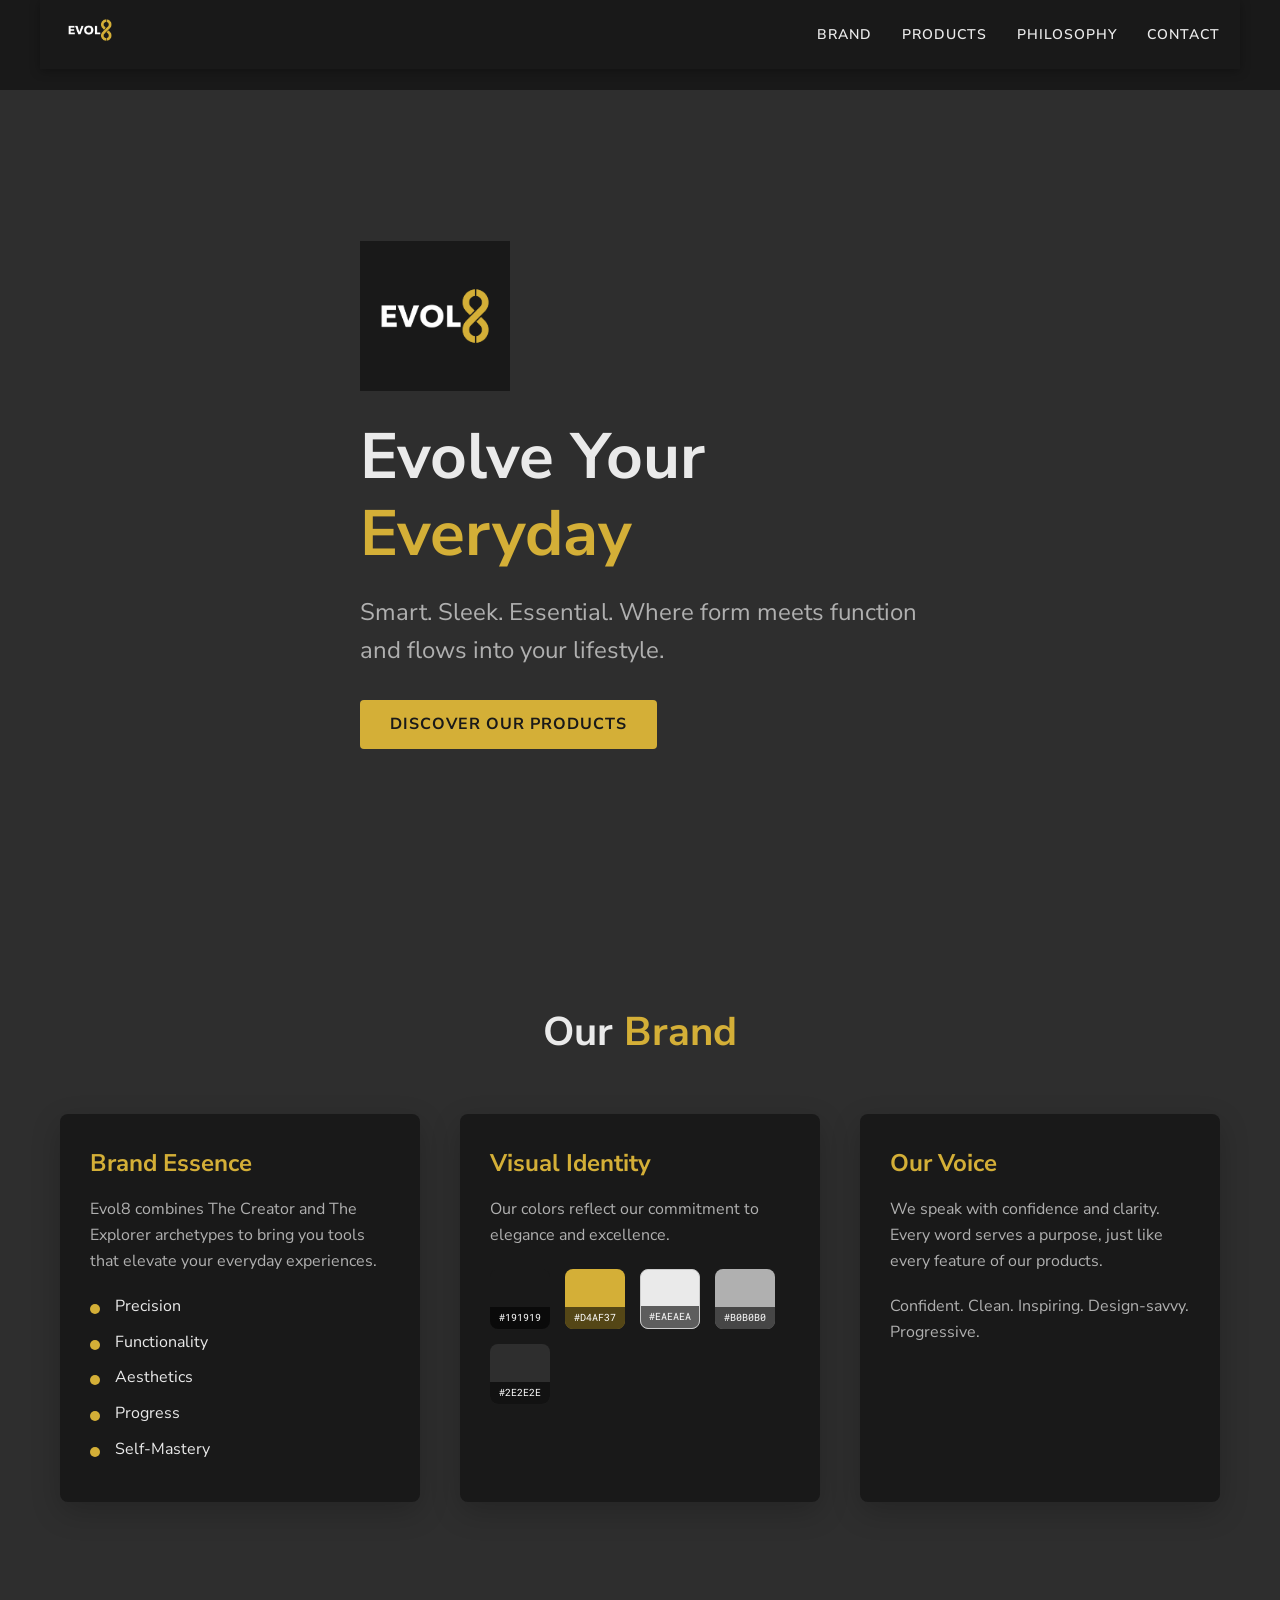
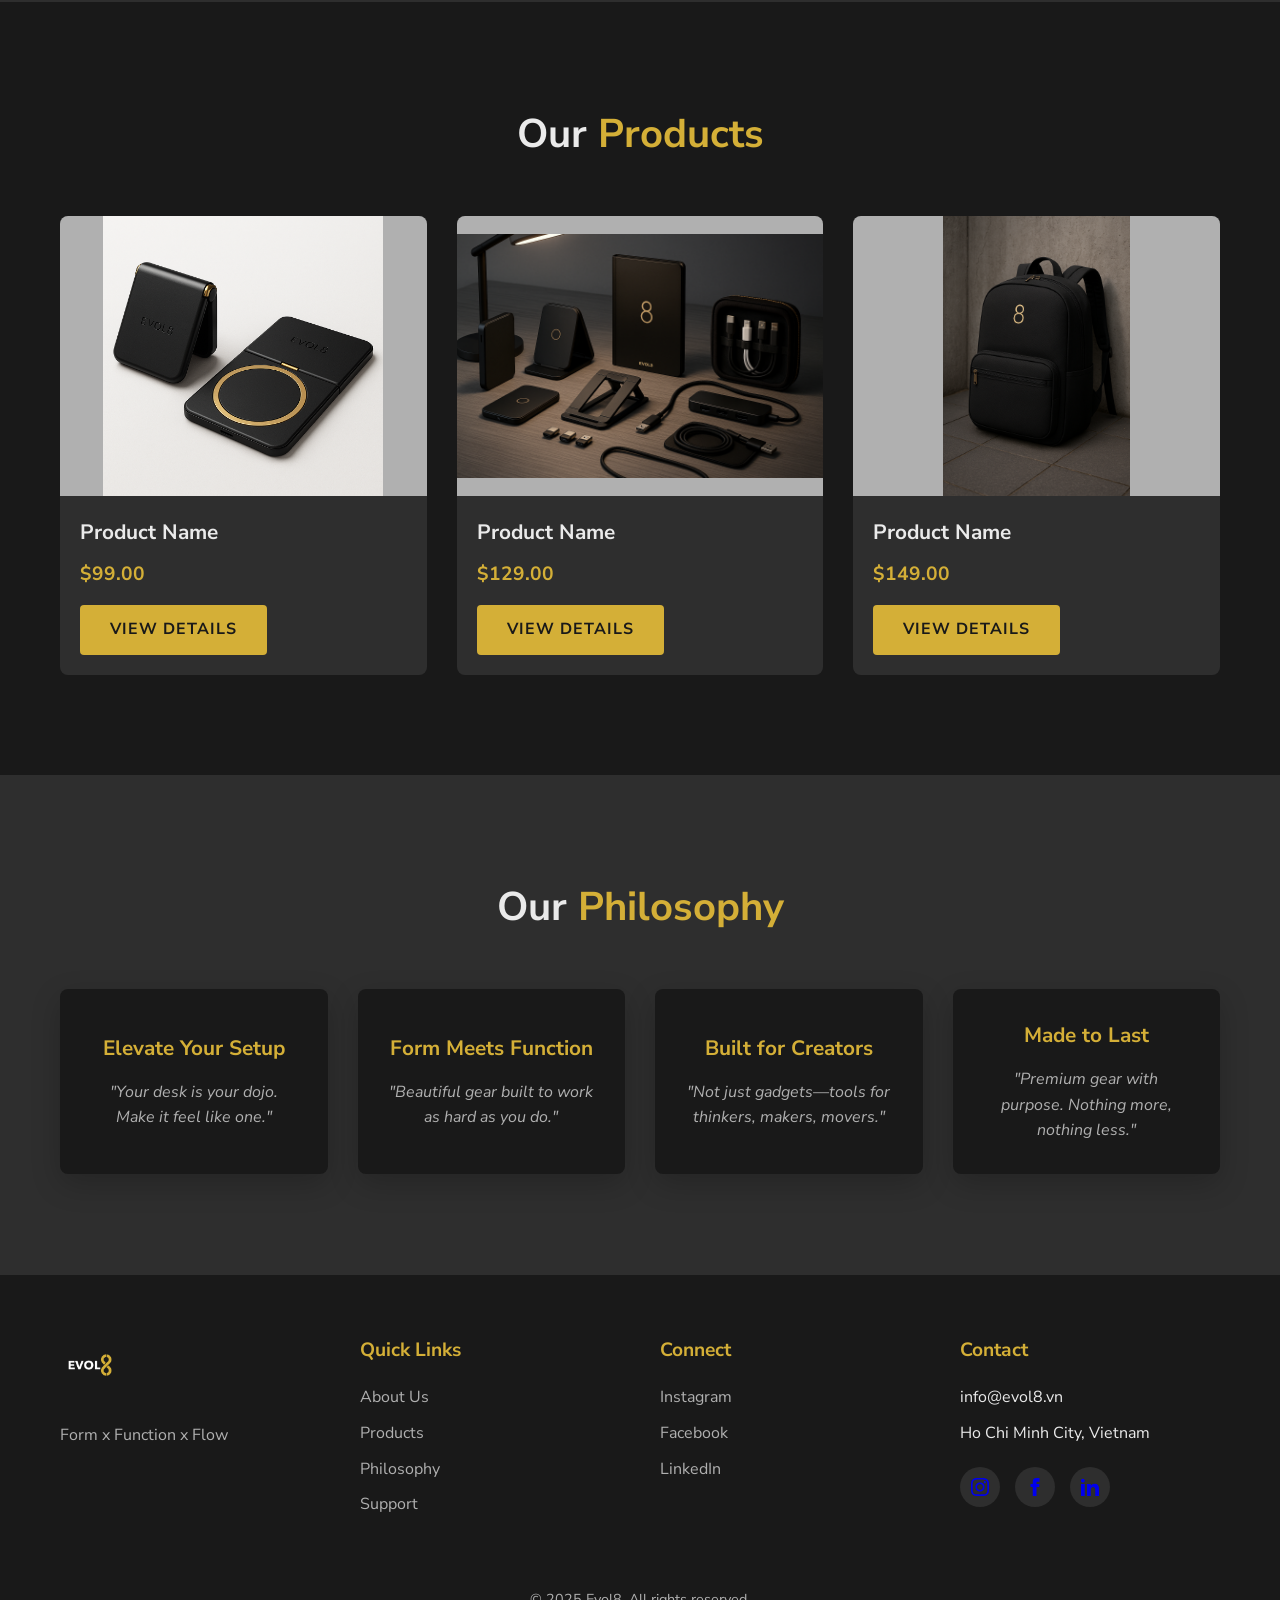
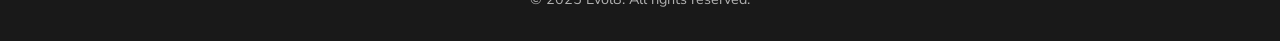
<file: index.html>
<!DOCTYPE html>
<html lang="en">
<head>
    <link rel="icon" href="favicon.png" type="image/png" />
    <meta charset="UTF-8">
    <meta name="viewport" content="width=device-width, initial-scale=1.0">
    <title>Evol8 | Evolve Your Everyday</title>
    <link href="https://fonts.googleapis.com/css2?family=Nunito+Sans:wght@400;600;700&family=Roboto+Mono&display=swap" rel="stylesheet">
    <link rel="stylesheet" href="styles.css">

</head>
<body>
    <header class="container">
        <a href="/">
            <img src="assets/logo.png" alt="Evol8 Logo" class="logo">
        </a>
        <nav>
            <ul>
                <li><a href="#brand">Brand</a></li>
                <li><a href="#products">Products</a></li>
                <li><a href="#pillars">Philosophy</a></li>
                <li><a href="#contact">Contact</a></li>
            </ul>
        </nav>
    </header>
    
    <section class="hero">
        <div class="container hero-content">
            <img src="assets/logo.png" alt="Evol8 Logo" class="hero-logo" />
            <h1>Evolve Your <span class="gold-text">Everyday</span></h1>
            <p class="hero-tagline">Smart. Sleek. Essential. Where form meets function and flows into your lifestyle.</p>
            <a href="#products" class="btn">Discover Our Products</a>
        </div>
    </section>
    
    <section id="brand" class="section brand-section">
        <div class="container">
            <h2 class="section-title">Our <span class="gold-text">Brand</span></h2>
            <div class="brand-grid">
                <div class="brand-card">
                    <h3>Brand Essence</h3>
                    <p>Evol8 combines The Creator and The Explorer archetypes to bring you tools that elevate your everyday experiences.</p>
                    <ul class="values-list">
                        <li>Precision</li>
                        <li>Functionality</li>
                        <li>Aesthetics</li>
                        <li>Progress</li>
                        <li>Self-Mastery</li>
                    </ul>
                </div>
                
                <div class="brand-card">
                    <h3>Visual Identity</h3>
                    <p>Our colors reflect our commitment to elegance and excellence.</p>
                    <div class="color-palette">
                        <div class="color-box color-charcoal" data-color="#191919"></div>
                        <div class="color-box color-gold" data-color="#D4AF37"></div>
                        <div class="color-box color-offwhite" data-color="#EAEAEA"></div>
                        <div class="color-box color-neutral" data-color="#B0B0B0"></div>
                        <div class="color-box color-slate" data-color="#2E2E2E"></div>
                    </div>
                </div>
                
                <div class="brand-card">
                    <h3>Our Voice</h3>
                    <p>We speak with confidence and clarity. Every word serves a purpose, just like every feature of our products.</p>
                    <p>Confident. Clean. Inspiring. Design-savvy. Progressive.</p>
                </div>
            </div>
        </div>
    </section>
    
    <section id="products" class="section products-section">
        <div class="container">
            <h2 class="section-title">Our <span class="gold-text">Products</span></h2>
            <div class="product-gallery">
                <div class="product-card">
                    <div class="product-img">
                        <img src="assets/Foldable_Charger_Mockup.png" alt="Evol8 Product">
                    </div>
                    <div class="product-info">
                        <h3>Product Name</h3>
                        <p class="product-price">$99.00</p>
                        <a href="#" class="btn">View Details</a>
                    </div>
                </div>
                
                <div class="product-card">
                    <div class="product-img">
                        <img src="assets/Product_Collection_Mockup.png" alt="Evol8 Product">
                    </div>
                    <div class="product-info">
                        <h3>Product Name</h3>
                        <p class="product-price">$129.00</p>
                        <a href="#" class="btn">View Details</a>
                    </div>
                </div>
                
                <div class="product-card">
                    <div class="product-img">
                        <img src="assets/Urban_Backpack_Mockup.png" alt="Evol8 Product">
                    </div>
                    <div class="product-info">
                        <h3>Product Name</h3>
                        <p class="product-price">$149.00</p>
                        <a href="#" class="btn">View Details</a>
                    </div>
                </div>
            </div>
        </div>
    </section>
    
    <section id="pillars" class="section pillars-section">
        <div class="container">
            <h2 class="section-title">Our <span class="gold-text">Philosophy</span></h2>
            <div class="pillars-grid">
                <div class="pillar-card">
                    <h3>Elevate Your Setup</h3>
                    <p>"Your desk is your dojo. Make it feel like one."</p>
                </div>
                
                <div class="pillar-card">
                    <h3>Form Meets Function</h3>
                    <p>"Beautiful gear built to work as hard as you do."</p>
                </div>
                
                <div class="pillar-card">
                    <h3>Built for Creators</h3>
                    <p>"Not just gadgets—tools for thinkers, makers, movers."</p>
                </div>
                
                <div class="pillar-card">
                    <h3>Made to Last</h3>
                    <p>"Premium gear with purpose. Nothing more, nothing less."</p>
                </div>
            </div>
        </div>
    </section>
    
    <footer id="contact" class="footer">
        <div class="container">
            <div class="footer-grid">
                <div class="footer-col">
                    <img src="assets/logo.png" alt="Evol8 Logo" class="logo">
                    <p style="margin-top: 20px; color: var(--neutral-gray);">Form x Function x Flow</p>
                </div>
                
                <div class="footer-col">
                    <h4>Quick Links</h4>
                    <ul class="footer-links">
                        <li><a href="#brand">About Us</a></li>
                        <li><a href="#products">Products</a></li>
                        <li><a href="#pillars">Philosophy</a></li>
                        <li><a href="#">Support</a></li>
                    </ul>
                </div>
                
                <div class="footer-col">
                    <h4>Connect</h4>
                    <ul class="footer-links">
                        <li><a href="https://instagram.com/evol8.vn">Instagram</a></li>
                        <li><a href="https://facebook.com/evol8vn">Facebook</a></li>
                        <li><a href="#">LinkedIn</a></li>
                    </ul>
                </div>
                
                <div class="footer-col">
                    <h4>Contact</h4>
                    <ul class="footer-links">
                        <li>info@evol8.vn</li>
                        <li>Ho Chi Minh City, Vietnam</li>
                    </ul>
                    <div class="social-links">
                        <a href="#" class="social-icon">
                            <svg width="18" height="18" viewBox="0 0 24 24" fill="currentColor">
                                <path d="M12 2.163c3.204 0 3.584.012 4.85.07 3.252.148 4.771 1.691 4.919 4.919.058 1.265.069 1.645.069 4.849 0 3.205-.012 3.584-.069 4.849-.149 3.225-1.664 4.771-4.919 4.919-1.266.058-1.644.07-4.85.07-3.204 0-3.584-.012-4.849-.07-3.26-.149-4.771-1.699-4.919-4.92-.058-1.265-.07-1.644-.07-4.849 0-3.204.013-3.583.07-4.849.149-3.227 1.664-4.771 4.919-4.919 1.266-.057 1.645-.069 4.849-.069zm0-2.163c-3.259 0-3.667.014-4.947.072-4.358.2-6.78 2.618-6.98 6.98-.059 1.281-.073 1.689-.073 4.948 0 3.259.014 3.668.072 4.948.2 4.358 2.618 6.78 6.98 6.98 1.281.058 1.689.072 4.948.072 3.259 0 3.668-.014 4.948-.072 4.354-.2 6.782-2.618 6.979-6.98.059-1.28.073-1.689.073-4.948 0-3.259-.014-3.667-.072-4.947-.196-4.354-2.617-6.78-6.979-6.98-1.281-.059-1.69-.073-4.949-.073zm0 5.838c-3.403 0-6.162 2.759-6.162 6.162s2.759 6.163 6.162 6.163 6.162-2.759 6.162-6.163c0-3.403-2.759-6.162-6.162-6.162zm0 10.162c-2.209 0-4-1.79-4-4 0-2.209 1.791-4 4-4s4 1.791 4 4c0 2.21-1.791 4-4 4zm6.406-11.845c-.796 0-1.441.645-1.441 1.44s.645 1.44 1.441 1.44c.795 0 1.439-.645 1.439-1.44s-.644-1.44-1.439-1.44z"/>
                            </svg>
                        </a>
                        <a href="#" class="social-icon">
                            <svg width="18" height="18" viewBox="0 0 24 24" fill="currentColor">
                                <path d="M9 8h-3v4h3v12h5v-12h3.642l.358-4h-4v-1.667c0-.955.192-1.333 1.115-1.333h2.885v-5h-3.808c-3.596 0-5.192 1.583-5.192 4.615v3.385z"/>
                            </svg>
                        </a>
                        <a href="#" class="social-icon">
                            <svg width="18" height="18" viewBox="0 0 24 24" fill="currentColor">
                                <path d="M4.98 3.5c0 1.381-1.11 2.5-2.48 2.5s-2.48-1.119-2.48-2.5c0-1.38 1.11-2.5 2.48-2.5s2.48 1.12 2.48 2.5zm.02 4.5h-5v16h5v-16zm7.982 0h-4.968v16h4.969v-8.399c0-4.67 6.029-5.052 6.029 0v8.399h4.988v-10.131c0-7.88-8.922-7.593-11.018-3.714v-2.155z"/>
                            </svg>
                        </a>
                    </div>
                </div>
            </div>
            
            <div class="copyright">
                <p>&copy; 2025 Evol8. All rights reserved.</p>
            </div>
        </div>
    </footer>
</body>
</html>
</file>
<file: styles.css>
/* Variables */
:root {
    --charcoal-black: #191919;
    --gold-accent: #D4AF37;
    --off-white-gray: #EAEAEA;
    --neutral-gray: #B0B0B0;
    --deep-slate: #2E2E2E;
}

/* Reset styles */
* {
    margin: 0;
    padding: 0;
    box-sizing: border-box;
}

/* General styles */
body {
    font-family: 'Nunito Sans', 'Avenir', sans-serif;
    background-color: var(--charcoal-black);
    color: var(--off-white-gray);
    line-height: 1.6;
    padding-top: 90px; /* Adjust this value to match your header height */
}

.container {
    max-width: 1200px;
    margin: 0 auto;
    padding: 0 20px;
}

/* Header styles */
header {
    padding: 30px 0;
    display: flex;
    justify-content: space-between;
    align-items: center;
    /* Removing fixed positioning to match original design */
    background-color: #191919;
    text-align: left; /* Override center alignment */
    position: fixed;
    top: 0;
    left: 50%; /* Move to the center */
    transform: translateX(-50%); /* Offset by half of its width to center it */
    width: 100%; /* Ensures the header takes full width of the page */
    z-index: 1000; /* Ensures header stays above other content */
    box-shadow: 0 2px 10px rgba(0, 0, 0, 0.3); /* Optional: adds subtle shadow */
}
/* Media Query for Mobile Devices */
@media (max-width: 768px) {
    header {
        flex-direction: column; /* Stack items vertically */
        padding: 15px 0; /* Reduce padding on mobile */
    }

    header .logo,
    header .nav-links { /* Adjust elements inside the header */
        margin-bottom: 10px; /* Space between logo and nav links */
    }

    header .logo {
        font-size: 1.5rem; /* Smaller logo on mobile */
    }

    header .nav-links {
        width: 100%; /* Ensure nav links take full width */
        text-align: center; /* Center text for mobile */
    }
}

/* Optional: For very small screens (like portrait mobile or small tablets) */
@media (max-width: 480px) {
    header .logo {
        font-size: 1.2rem; /* Even smaller logo on very small screens */
    }
}

.logo {
    height: 60px;
}

nav ul {
    display: flex;
    list-style: none;
}

nav ul li {
    margin-left: 30px;
}

nav ul li a {
    color: var(--off-white-gray);
    text-decoration: none;
    font-weight: 600;
    text-transform: uppercase;
    letter-spacing: 1px;
    font-size: 14px;
    transition: color 0.3s ease;
}

nav ul li a:hover {
    color: var(--gold-accent);
}

/* Hero section styles */
.hero {
    height: 90vh;
    display: flex;
    align-items: center;
    background-color: var(--deep-slate);
    position: relative;
    overflow: hidden;
    padding: 0; /* Reset padding */
    text-align: left; /* Override center alignment */
}

.hero-content {
    position: relative;
    z-index: 2;
    max-width: 600px;
    margin-top: 0; /* Reset margin */
}

.hero h1 {
    font-size: 4rem;
    margin-bottom: 20px;
    line-height: 1.2;
}

.gold-text {
    color: var(--gold-accent);
}

.hero-tagline {
    font-size: 1.5rem;
    margin-bottom: 30px;
    color: var(--neutral-gray);
}

.hero-logo {
    width: 150px;
    height: auto;
    margin-bottom: 20px;
    transition: transform 0.3s ease, opacity 0.3s ease;
    animation: fadeInUp 0.8s ease-out;
    animation-delay: 0.2s;
}

.hero-logo:hover {
    transform: scale(1.05);
    opacity: 0.9;
}

.btn {
    display: inline-block;
    background-color: var(--gold-accent);
    color: var(--charcoal-black);
    padding: 12px 30px;
    border-radius: 4px; /* Changed from 30px to match original design */
    text-decoration: none;
    font-weight: 700;
    text-transform: uppercase;
    letter-spacing: 1px;
    transition: all 0.3s ease;
}

.btn:hover {
    background-color: transparent;
    color: var(--gold-accent);
    border: 2px solid var(--gold-accent);
}

/* Section styles */
.section {
    padding: 100px 0;
}

.section-title {
    font-size: 2.5rem;
    margin-bottom: 50px;
    text-align: center;
}

/* Brand section styles */
.brand-section {
    background-color: var(--deep-slate);
}

.brand-grid {
    display: grid;
    grid-template-columns: repeat(auto-fit, minmax(300px, 1fr));
    gap: 40px;
}

.brand-card {
    background-color: var(--charcoal-black);
    padding: 30px;
    border-radius: 8px;
    box-shadow: 0 10px 30px rgba(0,0,0,0.2);
    transition: transform 0.3s ease;
}

.brand-card:hover {
    transform: translateY(-10px);
}

.brand-card h3 {
    font-size: 1.5rem;
    margin-bottom: 15px;
    color: var(--gold-accent);
}

.brand-card p {
    color: var(--neutral-gray);
    margin-bottom: 20px;
}

.values-list {
    list-style: none;
}

.values-list li {
    margin-bottom: 10px;
    position: relative;
    padding-left: 25px;
}

.values-list li:before {
    content: '';
    position: absolute;
    left: 0;
    top: 10px;
    width: 10px;
    height: 10px;
    background-color: var(--gold-accent);
    border-radius: 50%;
}

.color-palette {
    display: flex;
    flex-wrap: wrap;
    gap: 15px;
    margin-top: 20px;
}

.color-box {
    width: 60px;
    height: 60px;
    border-radius: 8px;
    position: relative;
    overflow: hidden;
}

.color-box:after {
    content: attr(data-color);
    position: absolute;
    bottom: 0;
    left: 0;
    right: 0;
    background-color: rgba(0,0,0,0.6);
    color: white;
    font-size: 10px;
    padding: 3px;
    text-align: center;
    font-family: 'Roboto Mono', monospace;
}

.color-charcoal {
    background-color: #191919;
}

.color-gold {
    background-color: #D4AF37;
}

.color-offwhite {
    background-color: #EAEAEA;
    border: 1px solid #ccc;
}

.color-neutral {
    background-color: #B0B0B0;
}

.color-slate {
    background-color: #2E2E2E;
}

/* Products section styles */
.products-section {
    background-color: var(--charcoal-black);
}

.product-gallery {
    display: grid;
    grid-template-columns: repeat(auto-fit, minmax(280px, 1fr));
    gap: 30px;
}

.product-card {
    background-color: var(--deep-slate);
    border-radius: 8px;
    overflow: hidden;
    transition: transform 0.3s ease;
}

.product-card:hover {
    transform: translateY(-10px);
}

.product-img {
    width: 100%;
    height: 280px;
    background-color: var(--neutral-gray);
    display: flex;
    align-items: center;
    justify-content: center;
}

.product-img img {
    max-width: 100%;
    max-height: 100%;
}

.product-info {
    padding: 20px;
}

.product-info h3 {
    font-size: 1.3rem;
    margin-bottom: 10px;
}

.product-price {
    color: var(--gold-accent);
    font-weight: 700;
    font-size: 1.2rem;
    margin-bottom: 15px;
}

/* Pillars section styles */
.pillars-section {
    background-color: var(--deep-slate);
}

.pillars-grid {
    display: grid;
    grid-template-columns: repeat(auto-fit, minmax(250px, 1fr));
    gap: 30px;
}

.pillar-card {
    background-color: var(--charcoal-black);
    padding: 30px;
    border-radius: 8px;
    box-shadow: 0 10px 30px rgba(0,0,0,0.2);
    text-align: center;
    height: 100%;
    display: flex;
    flex-direction: column;
    justify-content: center;
}

.pillar-card h3 {
    font-size: 1.3rem;
    margin-bottom: 15px;
    color: var(--gold-accent);
}

.pillar-card p {
    color: var(--neutral-gray);
    font-style: italic;
}

/* Footer styles */
.footer {
    background-color: var(--charcoal-black);
    padding: 60px 0 30px;
    border-top: 1px solid var(--deep-slate);
    text-align: left; /* Override center alignment */
}

.footer-grid {
    display: grid;
    grid-template-columns: repeat(auto-fit, minmax(200px, 1fr));
    gap: 40px;
}

.footer-col h4 {
    color: var(--gold-accent);
    margin-bottom: 20px;
    font-size: 1.2rem;
}

.footer-links {
    list-style: none;
}

.footer-links li {
    margin-bottom: 10px;
}

.footer-links a {
    color: var(--neutral-gray);
    text-decoration: none;
    transition: color 0.3s ease;
}

.footer-links a:hover {
    color: var(--gold-accent);
}

.social-links {
    display: flex;
    gap: 15px;
    margin-top: 20px;
}

.social-icon {
    width: 40px;
    height: 40px;
    border-radius: 50%;
    background-color: var(--deep-slate);
    display: flex;
    align-items: center;
    justify-content: center;
    transition: all 0.3s ease;
}

.social-icon:hover {
    background-color: var(--gold-accent);
    color: var(--charcoal-black);
}

.copyright {
    margin-top: 60px;
    text-align: center;
    color: var(--neutral-gray);
    font-size: 0.9rem;
}

/* Animation for fading in logo */
@keyframes fadeInUp {
    0% {
        opacity: 0;
        transform: translateY(20px);
    }
    100% {
        opacity: 1;
        transform: translateY(0);
    }
}

/* Responsive styles */
@media (max-width: 768px) {
    .hero h1 {
        font-size: 3rem;
    }
    
    nav {
        display: none; /* In a real site, add a mobile menu */
    }
    
    .section {
        padding: 60px 0;
    }
}
</file>
